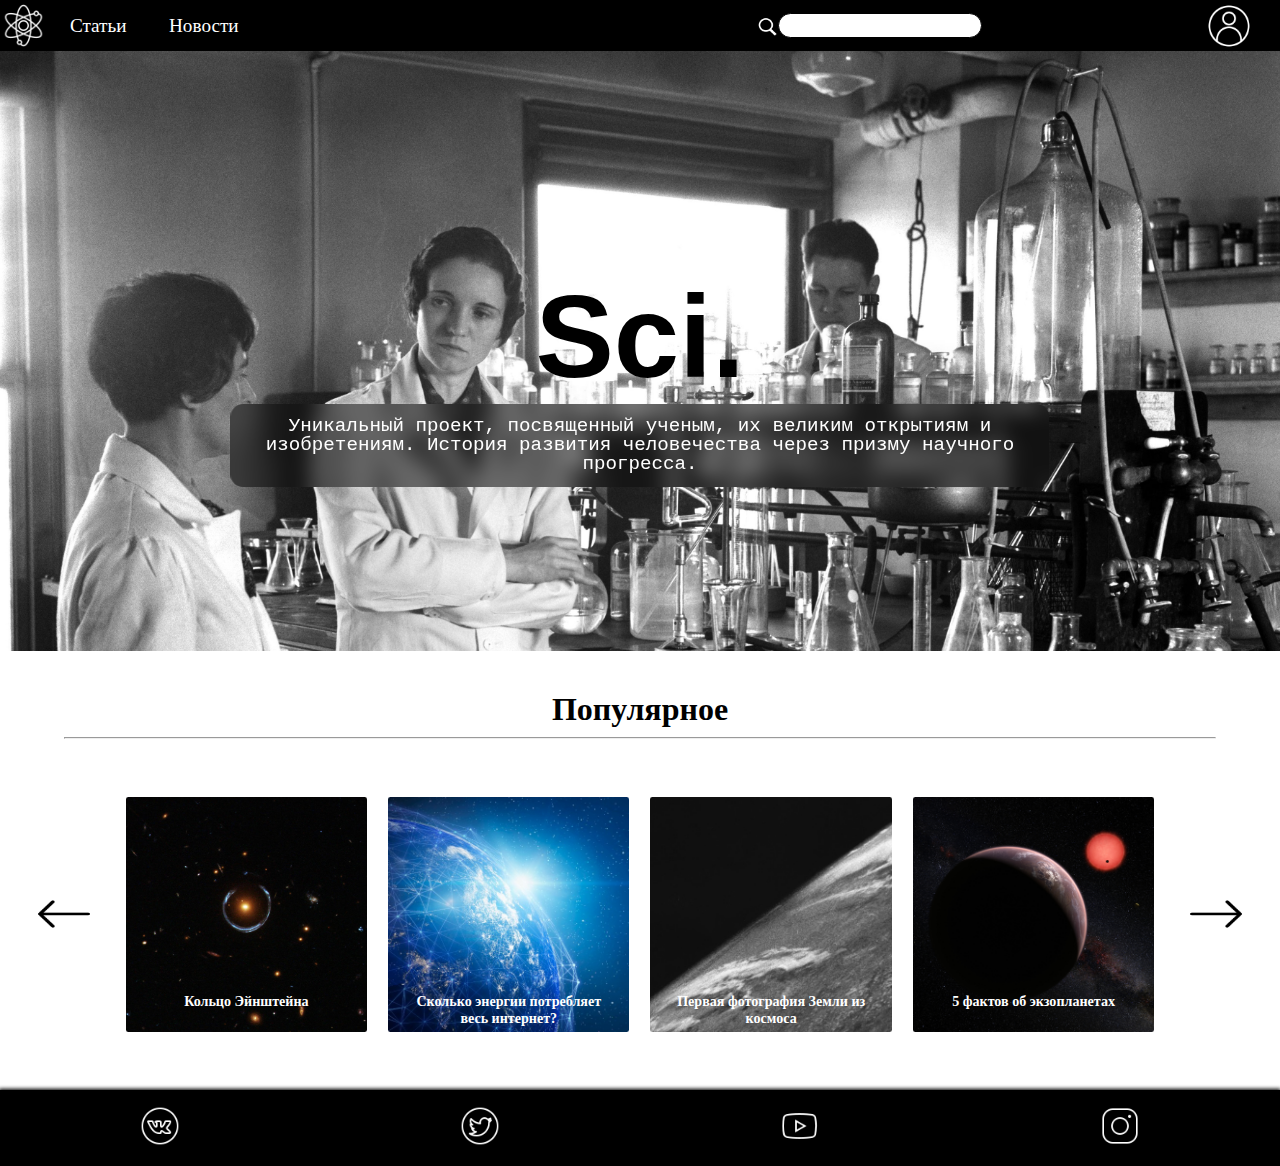
<file: index.html>
<!DOCTYPE html>
<html>
    <head>
        <meta charset="utf-8">
        <link rel = "stylesheet" href = "style.css">
        <link rel = "stylesheet" href = "header.css">
        <link rel = "stylesheet" href = "main.css">
        <title>Sci.</title>
        <link rel="icon" type = "image/png" sizes = "32x32" href="fav_black.png">
        <style>
            body{
                background-image: url(banner.jpg);
                background-repeat: no-repeat;
                background-color:#ffffff;
                background-size: 100%;
            }
        </style>
    </head>
    <body>
        <header>
            <nav id = "navpan">
                <ul>
                    <li id = "title"><a href = "index.html"><p><img src = "fav_white.png"></p></a></li>
                    <li id = "navbar">
                        <ul> 
                            <li id = "catalog"><a href = "articles.html"><p>Статьи</p></a></li>
                            <li><a href = "news.html"><p>Новости</p></a></li>
                        </ul>
                    </li>
                    <li id = "searchbox">
                        <input type ="search" placeholder=""><img src = "search_button.png" id = "search_button"></div>
                    </li>
                    <li id = "user_field">
                        <ul>
                            <li id = "user_icon"><a href = "logreg.html"><img src = "user_icon.png"></a></li>
                        </ul>
                    </li>
                </ul>
            </nav>
            <nav id = "burger-menu">
                <input type="checkbox" name="burger_menu_toggle" id="burger_menu_toggle" hidden>
                <ul id = "title">
                    <li id="burger_menu_checkbox">
                        <label id = "burger_menu_label" for="burger_menu_toggle" onclick><span id = "burger_menu_icon"></span></label>
                    </li>
                    <li id="burger_menu_logo">
                        <a id = "logo" href = "index.html"><img src = "fav_white.png"></a>
                    </li>
                </ul>
                <ul>
                    <li id = "burger_searchbox">
                        <input type ="search" placeholder=""><img src = "search_button.png" id = "search_button"></div>
                    </li>
                    <li><a href="logreg.html"><p>Учетная запись</p></a></li>
                    <li id = "catalog"><a href = "articles.html"><p>Статьи</p></a></li>
                    <li><a href = "news.html"><p>Новости</p></a></li>
                </ul>
                    
            </nav>
        </header>
        <div id="banner_note">
            <h5>Sci.</h5>
            <h6>
                Уникальный проект, посвященный ученым, 
                их великим открытиям и изобретениям. 
                История развития человечества 
                через призму научного прогресса.
            </h6>
        </div>
        <main>
            <section id = "popular_goods">
                <h2>Популярное</h2><hr>
                <div class = "slider">
                    <div class = "left_arr"></div>
                    <ul class="slides">
                        <li><a href="article_einshtein.html">
                            <div>
                                <img src="einstein_ring.jpg">
                                <span class="good_name"><h1>Кольцо Эйнштейна</h1>
                                    <br>
                                <span class="good_desc">Красивое следствие теории относительности</span>
                                </span>
                            </div>
                        </a></li>
                        <li><a href="article_internet.html">
                            <div>
                                <img src="internet.jpg" >
                                <span class="good_name"><h1>Сколько энергии потребляет весь интернет?</h1>
                                <span class="good_desc">Мы привыкли, что интернет существует всегда, и даже не задумываемся, что для его поддержания требуется огромное количество ресурсов.</span>
                                </span>
                            </div>
                        </a></li>
                        <li><a href="">
                            <div>
                                <img src="earth.jpg">
                                <span class="good_name"><h1>Первая фотография Земли из космоса</h1>
                                <span class="good_desc">Какой люди впервые увидели нашу планету из космоса?</span>
                                </span>
                            </div>
                        </a></li>
                        <li><a href="">
                            <div>
                                <img src="exoplanet.png">
                                <span class="good_name"><h1>5 фактов об экзопланетах</h1>
                                    <br>
                                <span class="good_desc">Как открывают экзопланеты и что ученые о них знают</span>
                                </span>
                            </div>
                        </a></li>
                        <li><a href="">
                            <div>
                                <img src="DNA.png">
                                <span class="good_name"><h1>Как радиация повреждает ДНК?</h1>
                                <span class="good_desc">Радиация действует на нас ежедневно. Как она влияет на живые клетки?</span>
                                </span>
                            </div>
                        </a></li>
                        <li><a href="">
                            <div>
                                <img src="lightning.png">
                                <span class="good_name"><h1>Во время грозы в небе образуется…</h1>
                                <span class="good_desc">антиматерия!</span>
                                </span>
                            </div>
                        </a></li>
                        <li><a href="">
                            <div>
                                <img src="haliade.png">
                                <span class="good_name"><h1>Haliade-X 12-MW — самый большой ветряк в мире</h1>
                                <span class="good_desc">По заверению инженеров, одна установка будет вырабатывать почти на 50% электроэнергии больше, чем любые существующие на сегодняшний день ветряки</span>
                                </span>
                                </div>
                        </a></li>
                        <li><a href="">
                            <div>
                                <img src="finger.png">
                                <span class="good_name"><h1>Раны, полученные днем, заживают быстрее ночных</h1>
                                <span class="good_desc">Так ли это?</span>
                                </span>
                            </div>
                        </a></li>
                        <li><a href="">
                            <div>
                                <img src="radiation.png">
                                <span class="good_name"><h1>8 интересных фактов о радиации</h1>
                                <span class="good_desc">Все знают, что радиация опасна для живых существ, однако она окружена многими слухами и домыслами, многие из которых не соответствуют действительности</span>
                                </span>
                            </div>
                        </a></li>
                    </ul>
                    <div class = "right_arr"></div>
                    <script src = "slider.js"></script>
                </div>
            </section>
        </main>    
        <footer>
            <ul id = "contacts">
                <li><a href="https://vk.com"><img src = "vk.png"></a></li>
                <li><a href="https://twitter.com"><img src = "twitter.png"></a></li>
                <li><a href="https://www.youtube.com"><img src = "youtube.png"></a></li>
                <li><a href="https://www.instagram.com"><img src = "inst.png"></a></li>
            </ul>
        </footer>
    </body>
</html>
</file>
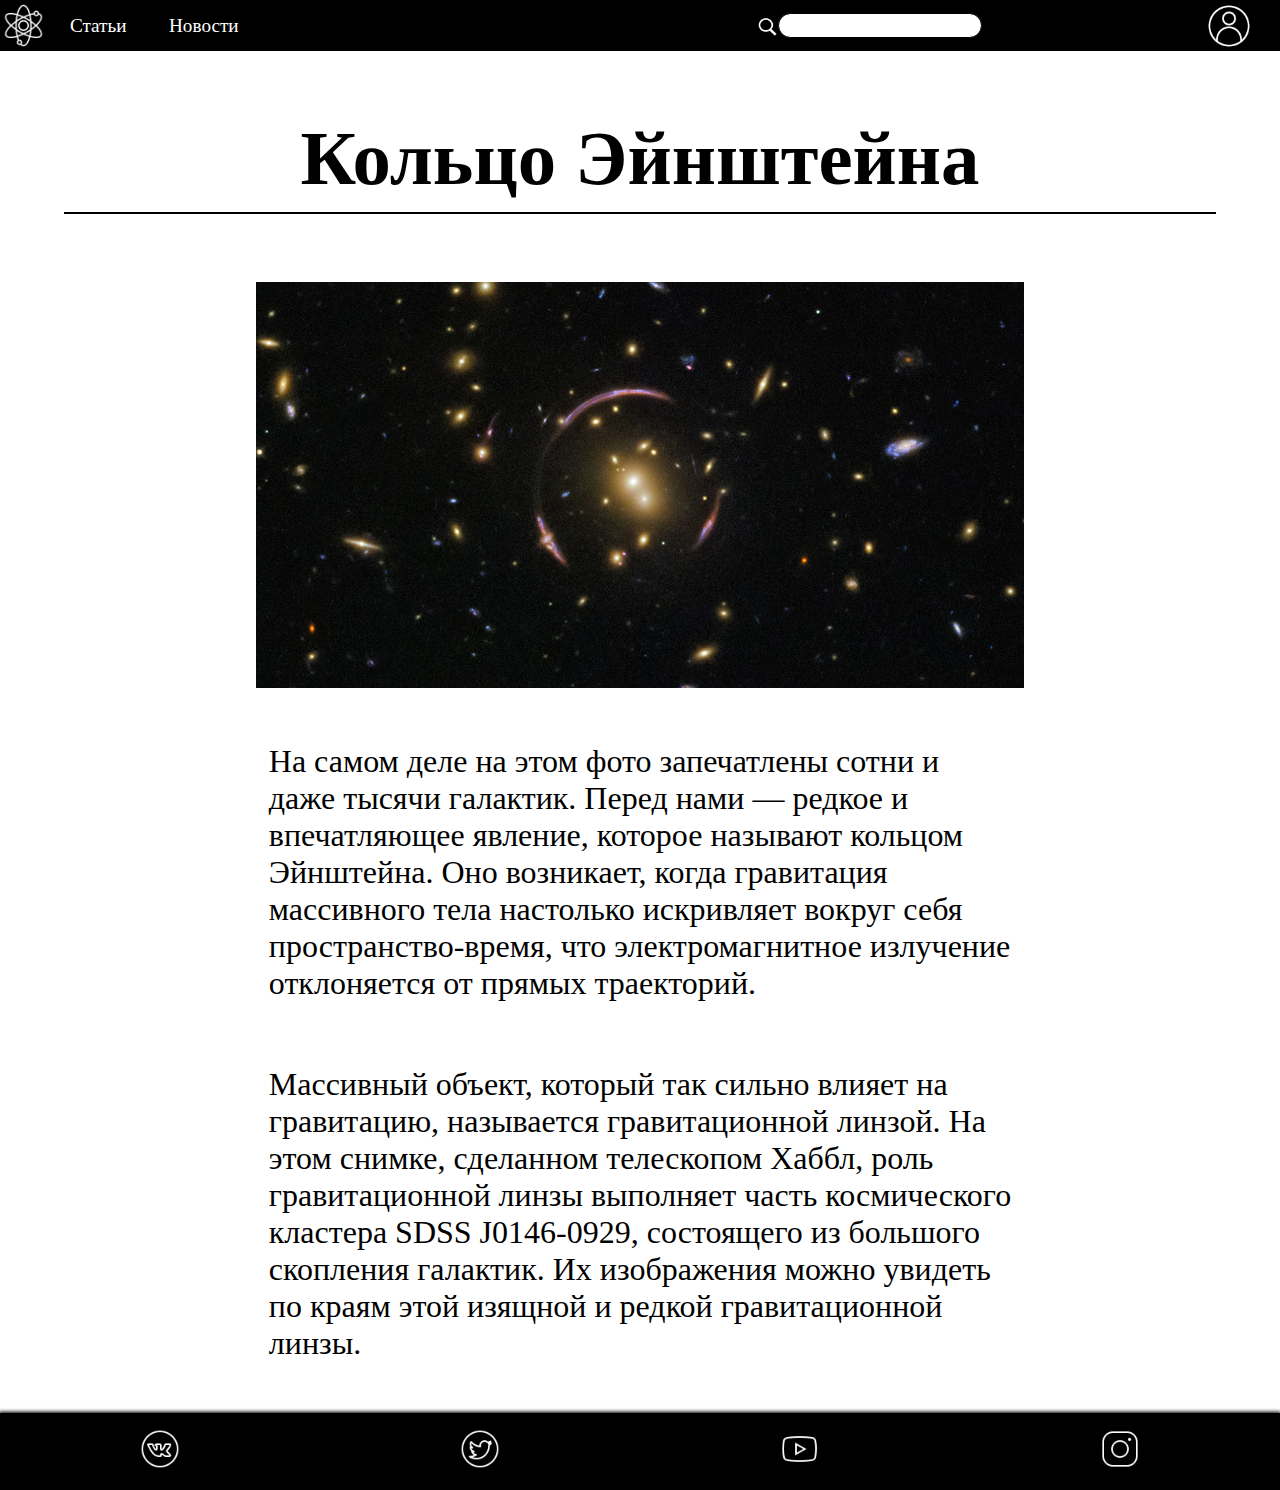
<file: article_einshtein.html>
<!DOCTYPE html>
<html>
    <head>
        <meta charset="utf-8">
        <link rel = "stylesheet" href = "style.css">
        <link rel = "stylesheet" href = "header.css">
        <link rel = "stylesheet" href = "main.css">
        <link rel = "stylesheet" href = "article.css">
        <title>Sci.</title>
        <link rel="icon" type = "image/png" sizes = "32x32" href="fav_black.png">
        <style>
        
        </style>
    </head>
    <body>
        <header>
            <nav id = "navpan">
                <ul>
                    <li id = "title"><a href = "index.html"><p><img src = "fav_white.png"></p></a></li>
                    <li id = "navbar">
                        <ul> 
                            <li id = "catalog"><a href = "articles.html"><p>Статьи</p></a></li>
                            <li><a href = "news.html"><p>Новости</p></a></li>
                        </ul>
                    </li>
                    <li id = "searchbox">
                        <input type ="search" placeholder=""><img src = "search_button.png" id = "search_button"></div>
                    </li>
                    <li id = "user_field">
                        <ul>
                            <li id = "user_icon"><a href = "logreg.html"><img src = "user_icon.png"></a></li>
                        </ul>
                    </li>
                </ul>
            </nav>
            <nav id = "burger-menu">
                <input type="checkbox" name="burger_menu_toggle" id="burger_menu_toggle" hidden>
                <ul id = "title">
                    <li id="burger_menu_checkbox">
                        <label id = "burger_menu_label" for="burger_menu_toggle" onclick><span id = "burger_menu_icon"></span></label>
                    </li>
                    <li id="burger_menu_logo">
                        <a id = "logo" href = "index.html"><img src = "fav_white.png"></a>
                    </li>
                </ul>
                <ul>
                    <li id = "burger_searchbox">
                        <input type ="search" placeholder=""><img src = "search_button.png" id = "search_button"></div>
                    </li>
                    <li><a href="logreg.html"><p>Учетная запись</p></a></li>
                    <li id = "catalog"><a href = "articles.html"><p>Статьи</p></a></li>
                    <li><a href = "news.html"><p>Новости</p></a></li>
                </ul>
                    
            </nav>
        </header>
        <div id="banner_note">
            <h5>Кольцо Эйнштейна</h5>
            <hr>
        </div>
        <main>
            <img src = "einstein_ring_back.jpg">
            <p><h1>На самом деле на этом фото запечатлены сотни и даже тысячи галактик. Перед нами — редкое и впечатляющее явление, которое называют кольцом Эйнштейна. Оно возникает, когда гравитация массивного тела настолько искривляет вокруг себя пространство-время, что электромагнитное излучение отклоняется от прямых траекторий.</h1></p>
            <p><h1>Массивный объект, который так сильно влияет на гравитацию, называется гравитационной линзой. На этом снимке, сделанном телескопом Хаббл, роль гравитационной линзы выполняет часть космического кластера SDSS J0146-0929, состоящего из большого скопления галактик. Их изображения можно увидеть по краям этой изящной и редкой гравитационной линзы.</h1></p>
        </main>    
        <footer>
            <ul id = "contacts">
                <li><a href="https://vk.com"><img src = "vk.png"></a></li>
                <li><a href="https://twitter.com"><img src = "twitter.png"></a></li>
                <li><a href="https://www.youtube.com"><img src = "youtube.png"></a></li>
                <li><a href="https://www.instagram.com"><img src = "inst.png"></a></li>
            </ul>
        </footer>
    </body>
</html>
</file>
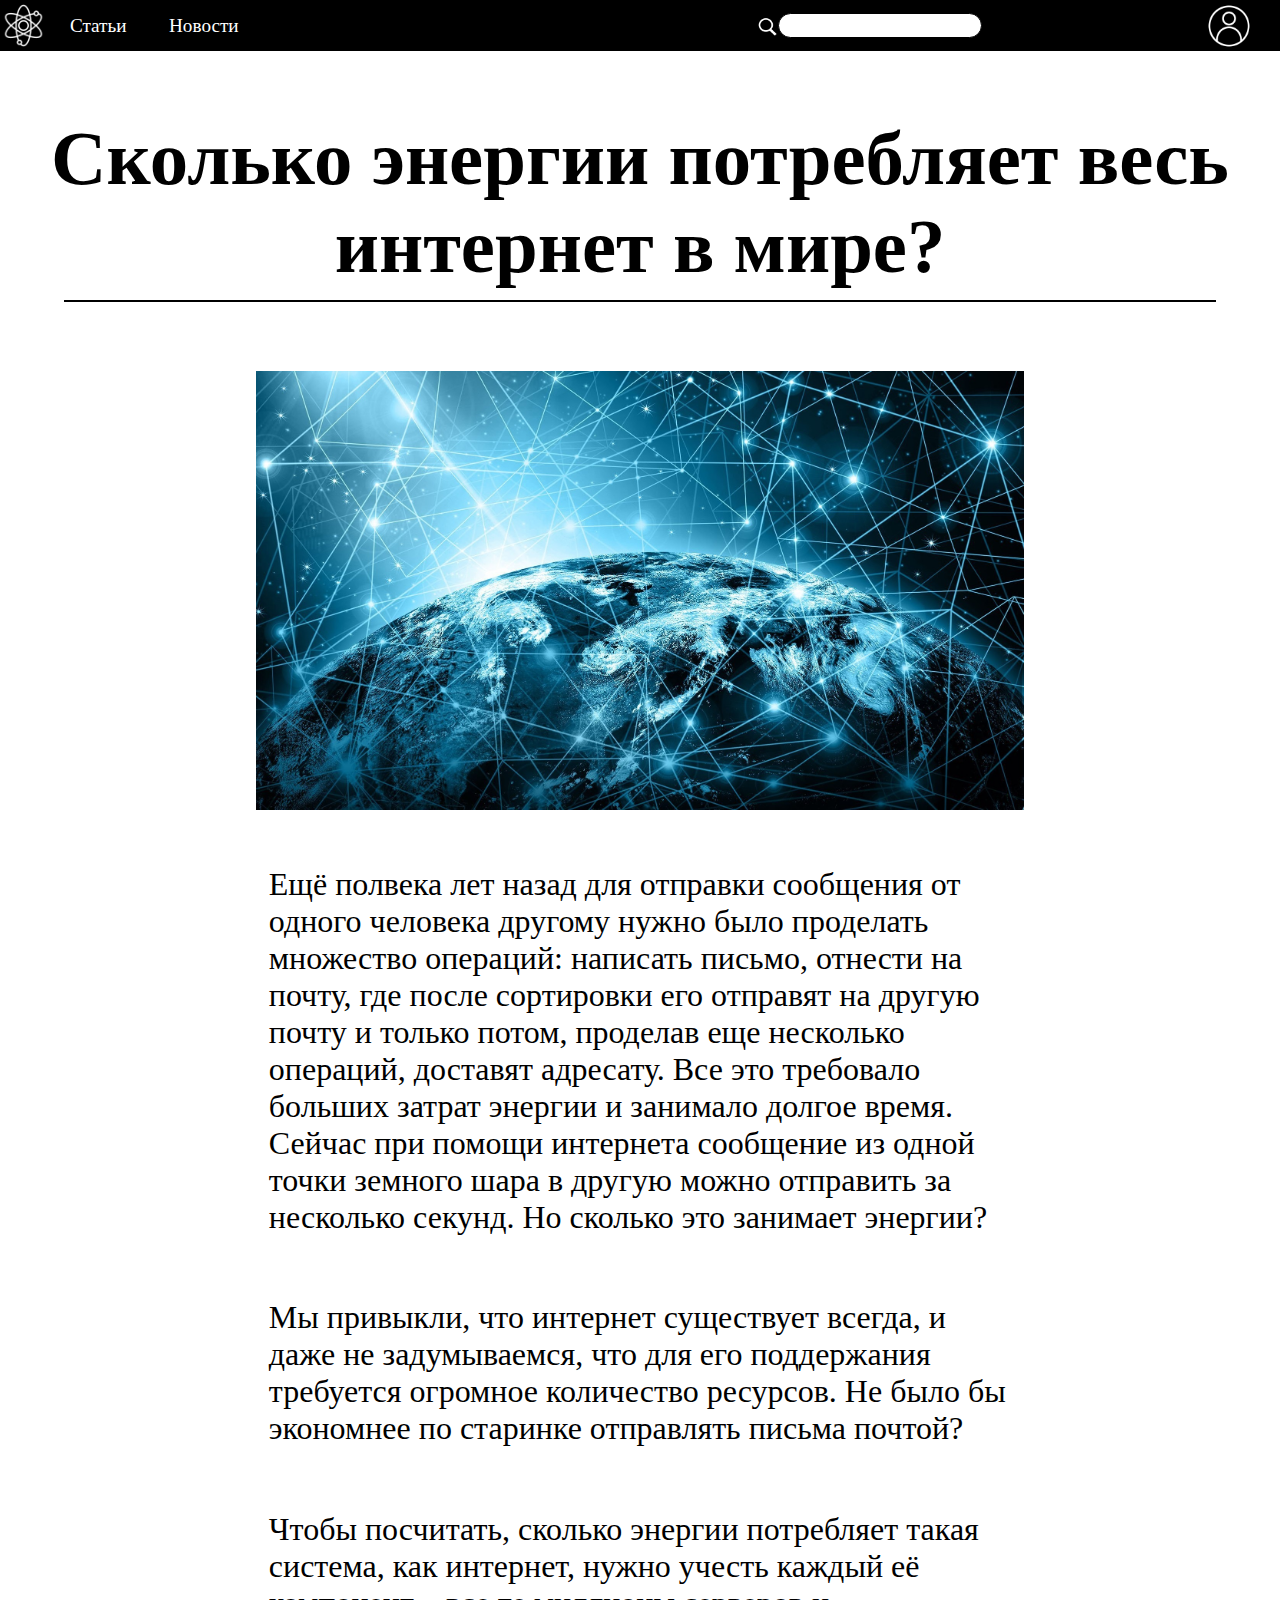
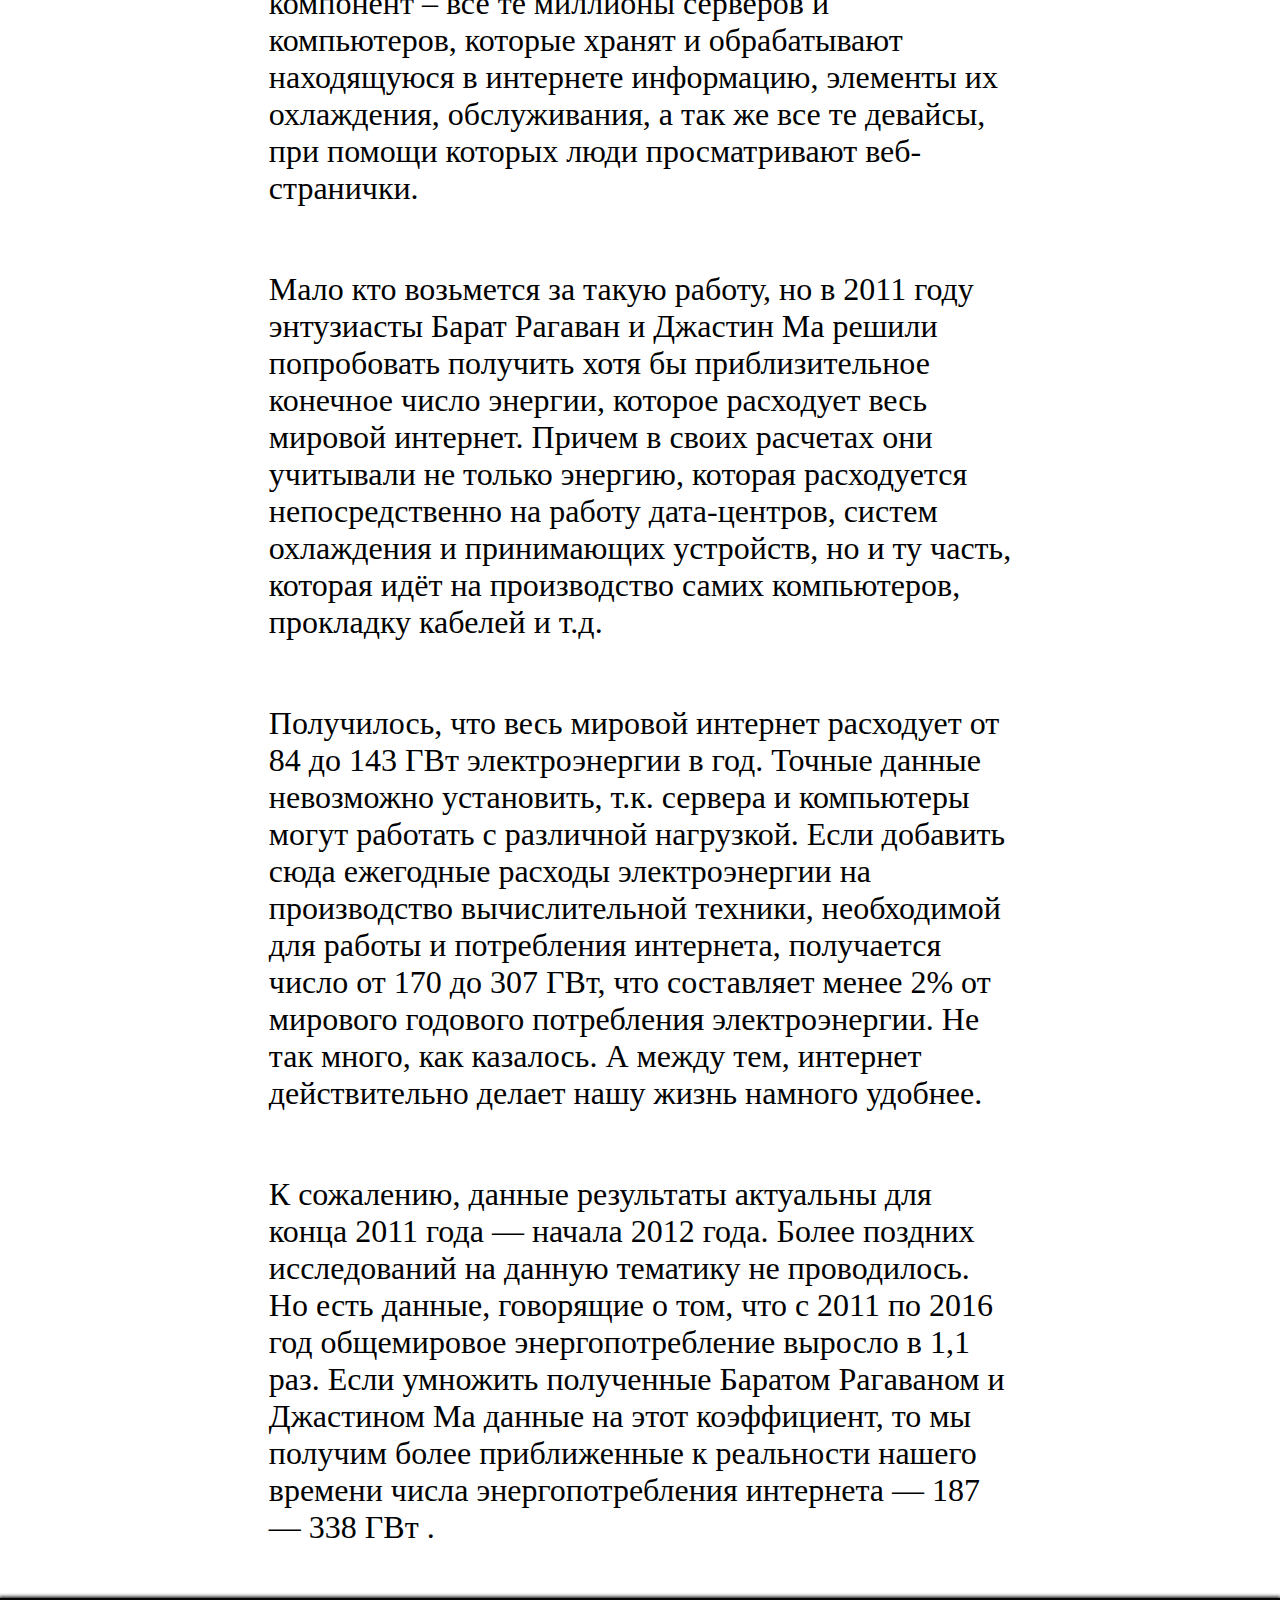
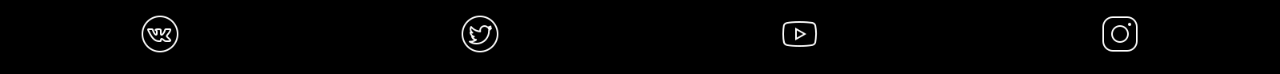
<file: article_internet.html>
<!DOCTYPE html>
<html>
    <head>
        <meta charset="utf-8">
        <link rel = "stylesheet" href = "style.css">
        <link rel = "stylesheet" href = "header.css">
        <link rel = "stylesheet" href = "main.css">
        <link rel = "stylesheet" href = "article.css">
        <title>Sci.</title>
        <link rel="icon" type = "image/png" sizes = "32x32" href="fav_black.png">
        <style>
            #banner_note {
                height: 25vw;
            }
        </style>
    </head>
    <body>
        <header>
            <nav id = "navpan">
                <ul>
                    <li id = "title"><a href = "index.html"><p><img src = "fav_white.png"></p></a></li>
                    <li id = "navbar">
                        <ul> 
                            <li id = "catalog"><a href = "articles.html"><p>Статьи</p></a></li>
                            <li><a href = "news.html"><p>Новости</p></a></li>
                        </ul>
                    </li>
                    <li id = "searchbox">
                        <input type ="search" placeholder=""><img src = "search_button.png" id = "search_button"></div>
                    </li>
                    <li id = "user_field">
                        <ul>
                            <li id = "user_icon"><a href = "logreg.html"><img src = "user_icon.png"></a></li>
                        </ul>
                    </li>
                </ul>
            </nav>
            <nav id = "burger-menu">
                <input type="checkbox" name="burger_menu_toggle" id="burger_menu_toggle" hidden>
                <ul id = "title">
                    <li id="burger_menu_checkbox">
                        <label id = "burger_menu_label" for="burger_menu_toggle" onclick><span id = "burger_menu_icon"></span></label>
                    </li>
                    <li id="burger_menu_logo">
                        <a id = "logo" href = "index.html"><img src = "fav_white.png"></a>
                    </li>
                </ul>
                <ul>
                    <li id = "burger_searchbox">
                        <input type ="search" placeholder=""><img src = "search_button.png" id = "search_button"></div>
                    </li>
                    <li><a href="logreg.html"><p>Учетная запись</p></a></li>
                    <li id = "catalog"><a href = "articles.html"><p>Статьи</p></a></li>
                    <li><a href = "news.html"><p>Новости</p></a></li>
                </ul>
                    
            </nav>
        </header>
        <div id="banner_note">
            <h5>Сколько энергии потребляет весь интернет в мире?</h5>
            <hr>
        </div>
        <main>
            <img src = "internet_back.jpg">
            <p><h1>Ещё полвека лет назад для отправки сообщения от одного человека другому нужно было проделать множество операций: написать письмо, отнести на почту, где после сортировки его отправят на другую почту и только потом, проделав еще несколько операций, доставят адресату. Все это требовало больших затрат энергии и занимало долгое время. Сейчас при помощи интернета сообщение из одной точки земного шара в другую можно отправить за несколько секунд. Но сколько это занимает энергии?</h1></p>
            <p><h1>Мы привыкли, что интернет существует всегда, и даже не задумываемся, что для его поддержания требуется огромное количество ресурсов. Не было бы экономнее по старинке отправлять письма почтой?</h1></p>  
            <p><h1>Чтобы посчитать, сколько энергии потребляет такая система, как интернет, нужно учесть каждый её компонент – все те миллионы серверов и компьютеров, которые хранят и обрабатывают находящуюся в интернете информацию, элементы их охлаждения, обслуживания, а так же все те девайсы, при помощи которых люди просматривают веб-странички.</h1></p>    
            <p><h1>Мало кто возьмется за такую работу, но в 2011 году энтузиасты Барат Рагаван и Джастин Ма решили попробовать получить хотя бы приблизительное конечное число энергии, которое расходует весь мировой интернет. Причем в своих расчетах они учитывали не только энергию, которая расходуется непосредственно на работу дата-центров, систем охлаждения и принимающих устройств, но и ту часть, которая идёт на производство самих компьютеров, прокладку кабелей и т.д.
            <p><h1>Получилось, что весь мировой интернет расходует от 84 до 143 ГВт электроэнергии в год. Точные данные невозможно установить, т.к. сервера и компьютеры могут работать с различной нагрузкой. Если добавить сюда ежегодные расходы электроэнергии на производство вычислительной техники, необходимой для работы и потребления интернета, получается число от 170 до 307 ГВт, что составляет менее 2% от мирового годового потребления электроэнергии. Не так много, как казалось. А между тем, интернет действительно делает нашу жизнь намного удобнее.</h1></p>  
            <p><h1>К сожалению, данные результаты актуальны  для конца 2011 года — начала 2012 года. Более поздних исследований на данную тематику не проводилось. Но есть данные, говорящие о том, что с 2011 по 2016 год общемировое энергопотребление выросло в 1,1 раз. Если умножить полученные  Баратом Рагаваном и Джастином Ма данные на этот коэффициент, то мы получим более приближенные к реальности нашего времени числа энергопотребления интернета — 187 — 338 ГВт .</h1></p>
        </main>    
        <footer>
            <ul id = "contacts">
                <li><a href="https://vk.com"><img src = "vk.png"></a></li>
                <li><a href="https://twitter.com"><img src = "twitter.png"></a></li>
                <li><a href="https://www.youtube.com"><img src = "youtube.png"></a></li>
                <li><a href="https://www.instagram.com"><img src = "inst.png"></a></li>
            </ul>
        </footer>
    </body>
</html>
</file>
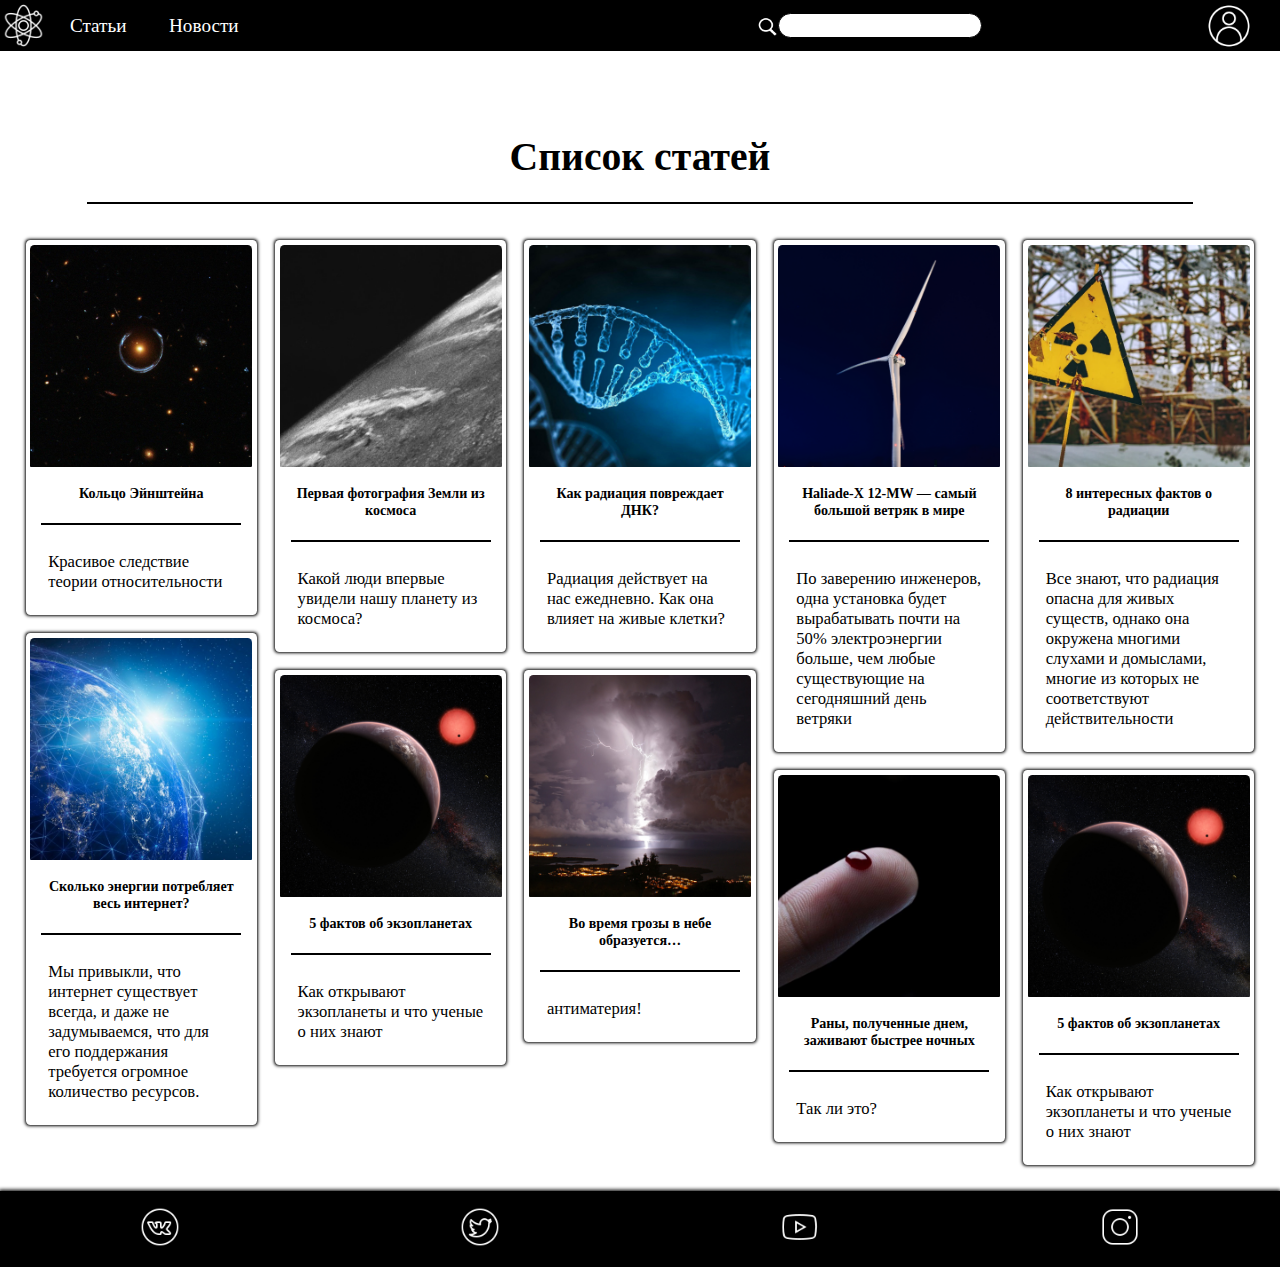
<file: articles.html>
<!DOCTYPE html>
<html>
    <head>
        <meta charset="utf-8">
        <link rel = "stylesheet" href = "style.css">
        <link rel = "stylesheet" href = "header.css">
        <link rel = "stylesheet" href = "articles.css">
        <title>Sci.</title>
        <link rel="icon" type = "image/png" sizes = "32x32" href="fav_black.png">
        <style>
            main{
                margin-top: 0;
            }
        </style>
    </head>
    <body>
        <header>
            <nav id = "navpan">
                <ul>
                    <li id = "title"><a href = "index.html"><p><img src = "fav_white.png"></p></a></li>
                    <li id = "navbar">
                        <ul> 
                            <li id = "catalog"><a href = "articles.html"><p>Статьи</p></a></li>
                            <li><a href = "news.html"><p>Новости</p></a></li>
                        </ul>
                    </li>
                    <li id = "searchbox">
                        <input type ="search" placeholder=""><img src = "search_button.png" id = "search_button"></div>
                    </li>
                    <li id = "user_field">
                        <ul>
                            <li id = "user_icon"><a href = "logreg.html"><img src = "user_icon.png"></a></li>
                        </ul>
                    </li>
                </ul>
            </nav>
            <nav id = "burger-menu">
                <input type="checkbox" name="burger_menu_toggle" id="burger_menu_toggle" hidden>
                <ul id = "title">
                    <li id="burger_menu_checkbox">
                        <label id = "burger_menu_label" for="burger_menu_toggle" onclick><span id = "burger_menu_icon"></span></label>
                    </li>
                    <li id="burger_menu_logo">
                        <a id = "logo" href = "index.html"><img src = "fav_white.png"></a>
                    </li>
                </ul>
                <ul>
                    <li id = "burger_searchbox">
                        <input type ="search" placeholder=""><img src = "search_button.png" id = "search_button"></div>
                    </li>
                    <li><a href="logreg.html"><p>Учетная запись</p></a></li>
                    <li id = "catalog"><a href = "articles.html"><p>Статьи</p></a></li>
                    <li><a href = "news.html"><p>Новости</p></a></li>
                </ul>
                    
            </nav>
        </header>
        <main>
            <article>
                <h1>Список статей</h1><hr>
                <section id = "gallery_articles">
                        <figure>
                            <a href="">
                                <img src="einstein_ring.jpg">
                                <span class="good_name"><h3>Кольцо Эйнштейна</h3><hr>
                                <span class="good_desc">Красивое следствие теории относительности</span>
                                </span>
                            </a>
                        </figure>
                        <figure>
                            <a href="">
                                <img src="internet.jpg">
                                <span class="good_name"><h3>Сколько энергии потребляет весь интернет?</h3><hr>
                                <span class="good_desc">Мы привыкли, что интернет существует всегда, и даже не задумываемся, что для его поддержания требуется огромное количество ресурсов.</span>
                                </span>
                            </a>
                        </figure>
                        <figure>
                            <a href="">
                                <img src="earth.jpg">
                                <span class="good_name"><h3>Первая фотография Земли из космоса</h3><hr>
                                <span class="good_desc">Какой люди впервые увидели нашу планету из космоса?</span>
                                </span>
                            </a>
                        </figure>
                        <figure>
                            <a href="">
                                <img src="exoplanet.png">
                                <span class="good_name"><h3>5 фактов об экзопланетах</h3><hr>
                                <span class="good_desc">Как открывают экзопланеты и что ученые о них знают</span>
                                </span>
                            </a>
                        </figure>
                        <figure>
                            <a href="">
                                <img src="DNA.png">
                                <span class="good_name"><h3>Как радиация повреждает ДНК?</h3><hr>
                                <span class="good_desc">Радиация действует на нас ежедневно. Как она влияет на живые клетки?</span>
                                </span>
                            </a>
                        </figure>
                        <figure>
                            <a href="">
                                <img src="lightning.png">
                                <span class="good_name"><h3>Во время грозы в небе образуется…</h3><hr>
                                <span class="good_desc">антиматерия!</span>
                                </span>
                            </a>
                        </figure>
                        <figure>
                            <a href="">
                                <img src="haliade.png">
                                <span class="good_name"><h3>Haliade-X 12-MW — самый большой ветряк в мире</h3><hr>
                                <span class="good_desc">По заверению инженеров, одна установка будет вырабатывать почти на 50% электроэнергии больше, чем любые существующие на сегодняшний день ветряки</span>
                                </span>
                            </a>
                        </figure>
                        <figure>
                            <a href="">
                                <img src="finger.png">
                                <span class="good_name"><h3>Раны, полученные днем, заживают быстрее ночных</h3><hr>
                                <span class="good_desc">Так ли это?</span>
                                </span>
                            </a>
                        </figure>
                        <figure>
                            <a href="">
                                <img src="radiation.png">
                                <span class="good_name"><h3>8 интересных фактов о радиации</h3><hr>
                                <span class="good_desc">Все знают, что радиация опасна для живых существ, однако она окружена многими слухами и домыслами, многие из которых не соответствуют действительности</span>
                                </span>
                            </a>
                        </figure>
                        <figure>
                            <a href="">
                                <img src="exoplanet.png">
                                <span class="good_name"><h3>5 фактов об экзопланетах</h3><hr>
                                <span class="good_desc">Как открывают экзопланеты и что ученые о них знают</span>
                                </span>
                            </a>
                        </figure>                       
                </section>
            </article>
        </main>
        <footer>
            <ul id = "contacts">
                <li><a href="https://vk.com"><img src = "vk.png"></a></li>
                <li><a href="https://twitter.com"><img src = "twitter.png"></a></li>
                <li><a href="https://www.youtube.com"><img src = "youtube.png"></a></li>
                <li><a href="https://www.instagram.com"><img src = "inst.png"></a></li>
            </ul>
        </footer>
    </body>
</html>
</file>
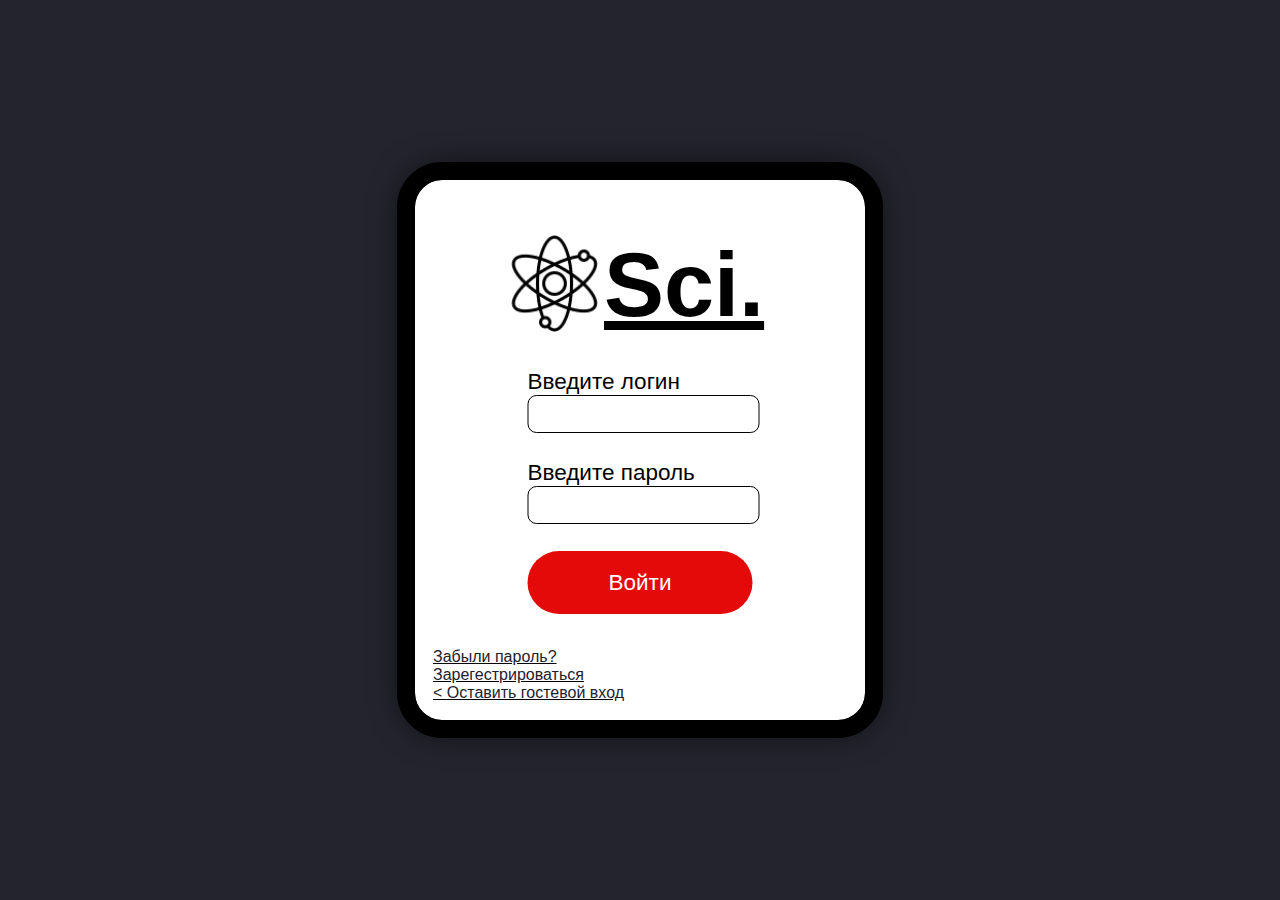
<file: login.html>
<!DOCTYPE html>
<html>
    <head>
        <meta charset="utf-8">
        <title>Вход/Регистрация</title>
        <link rel = "stylesheet" href = "logreg.css">
        <link rel="icon" type = "image/png" sizes = "32x32" href="fav_black.png">
    </head>
    <body>        
        <main>
            <article id = "log_page">
                <section>
                    <a href="index.html" id="logreg_logo">
                        <img src="fav_white.png">
                        <h5>Sci.</h5>
                    </a>
                    <ul>
                        <li>
                            <form method = "post">
                                <label for="nickname">Введите логин
                                    <input type="text" name = "nickname" class = "nickname">
                                </label>
                                <label for="password">Введите пароль
                                    <input type="password" name = "password" class = "password">
                                </label>
                                <button>Войти</button>
                            </form>
                        </li>
                    </ul>
                </section>
                <section id = "footer_nav">
                    <a id = "pass_recov_link" href="#">Забыли пароль?</a><br>
                    <a id = "move_to_reg" href="reg.html">Зарегестрироваться</a><br>
                    <a id = "leave_guest" href="index.html">Оставить гостевой вход</a>
                </section>
            </article>
        </main>
    </body>
</html>
</file>
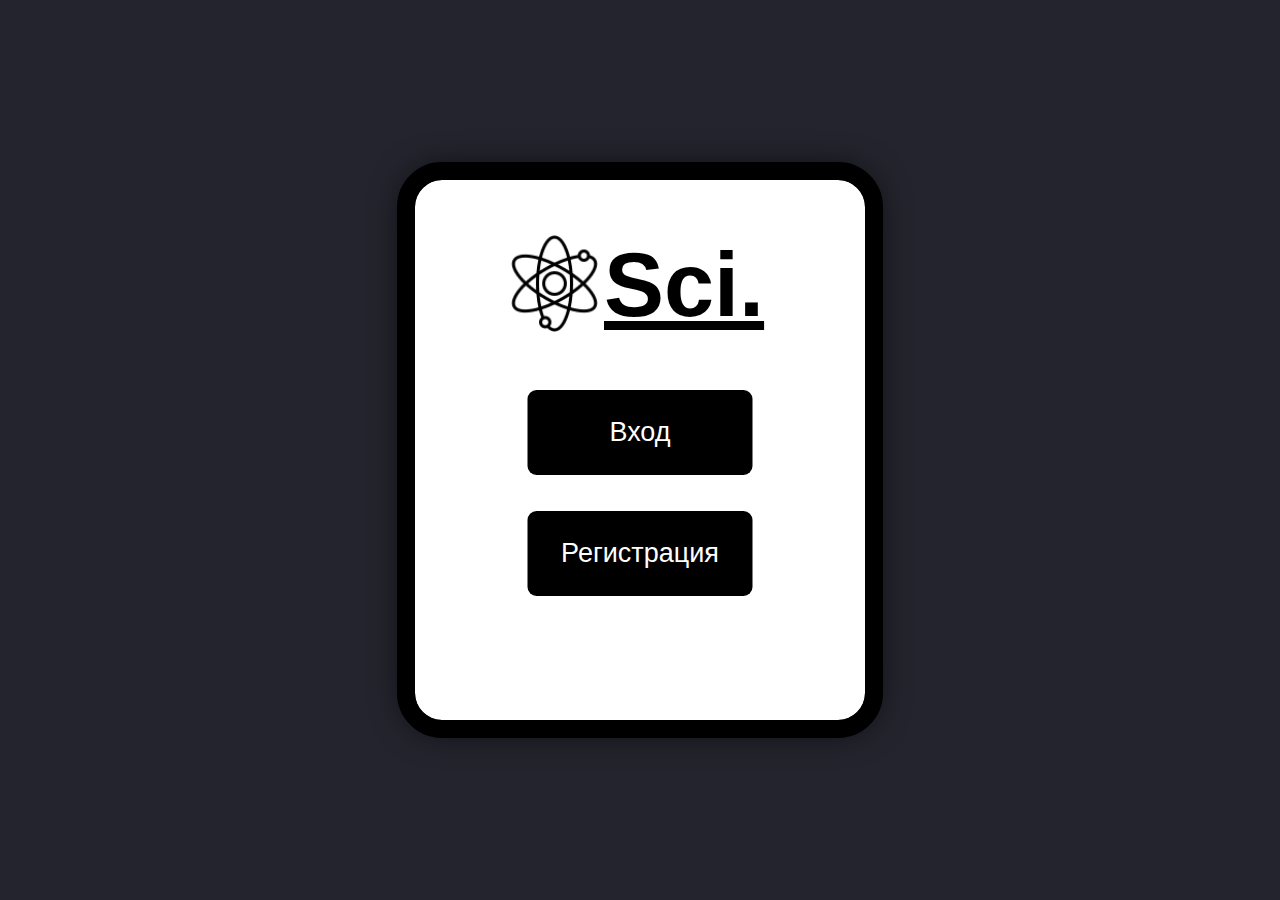
<file: logreg.html>
<!DOCTYPE html>
<html>
    <head>
        <meta charset="utf-8">
        <title>Вход/Регистрация</title>
        <link rel = "stylesheet" href = "logreg.css">
        <link rel="icon" type = "image/png" sizes = "32x32" href="fav_black.png">
    </head>
    <body>        
        <main>
            <article id = "logreg_page">
                <section>
                    <a href="index.html" id="logreg_logo">
                        <img src="fav_white.png">
                        <h5>Sci.</h5></a>
                    <ul>
                        <li><a href="login.html"><span>Вход</span></a></li>
                        <li><a href="reg.html"><span>Регистрация</span></a></li>
                    </ul>
                </section>
            </article>
        </main>
    </body>
</html>
</file>
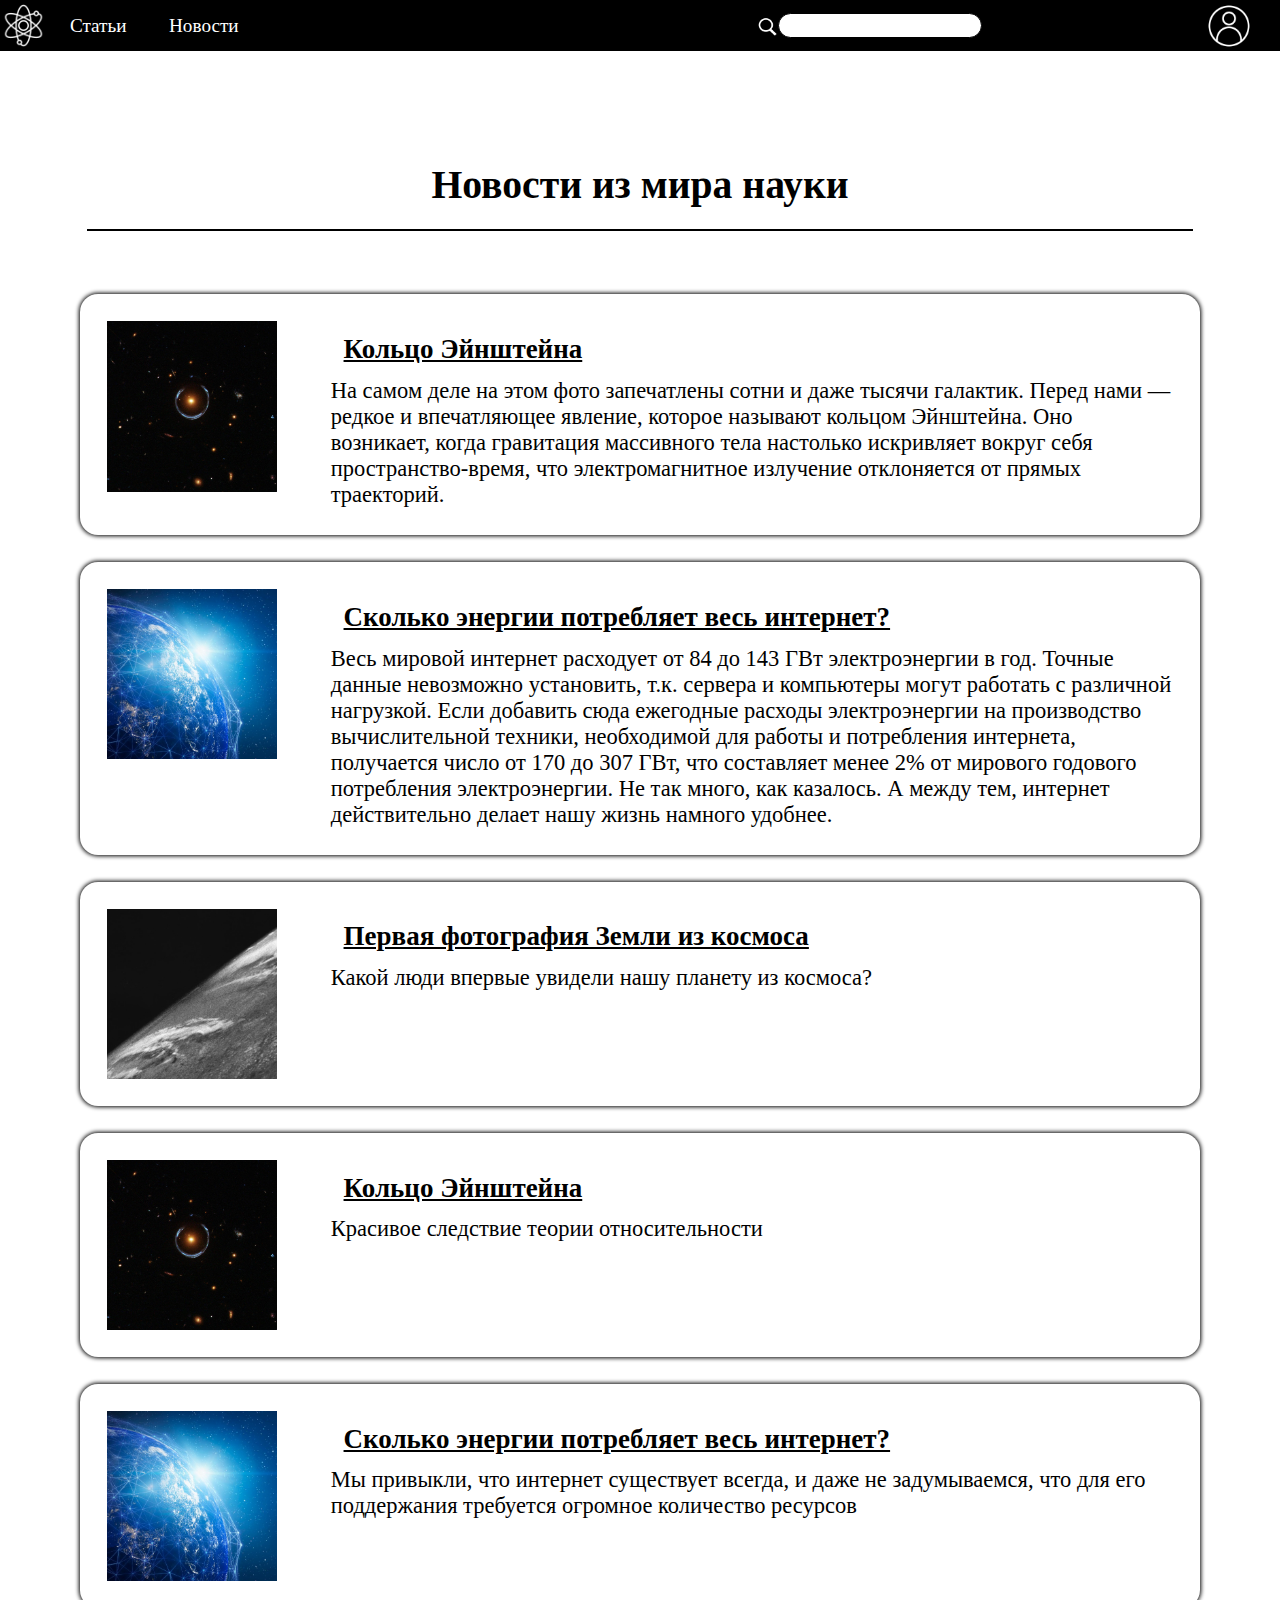
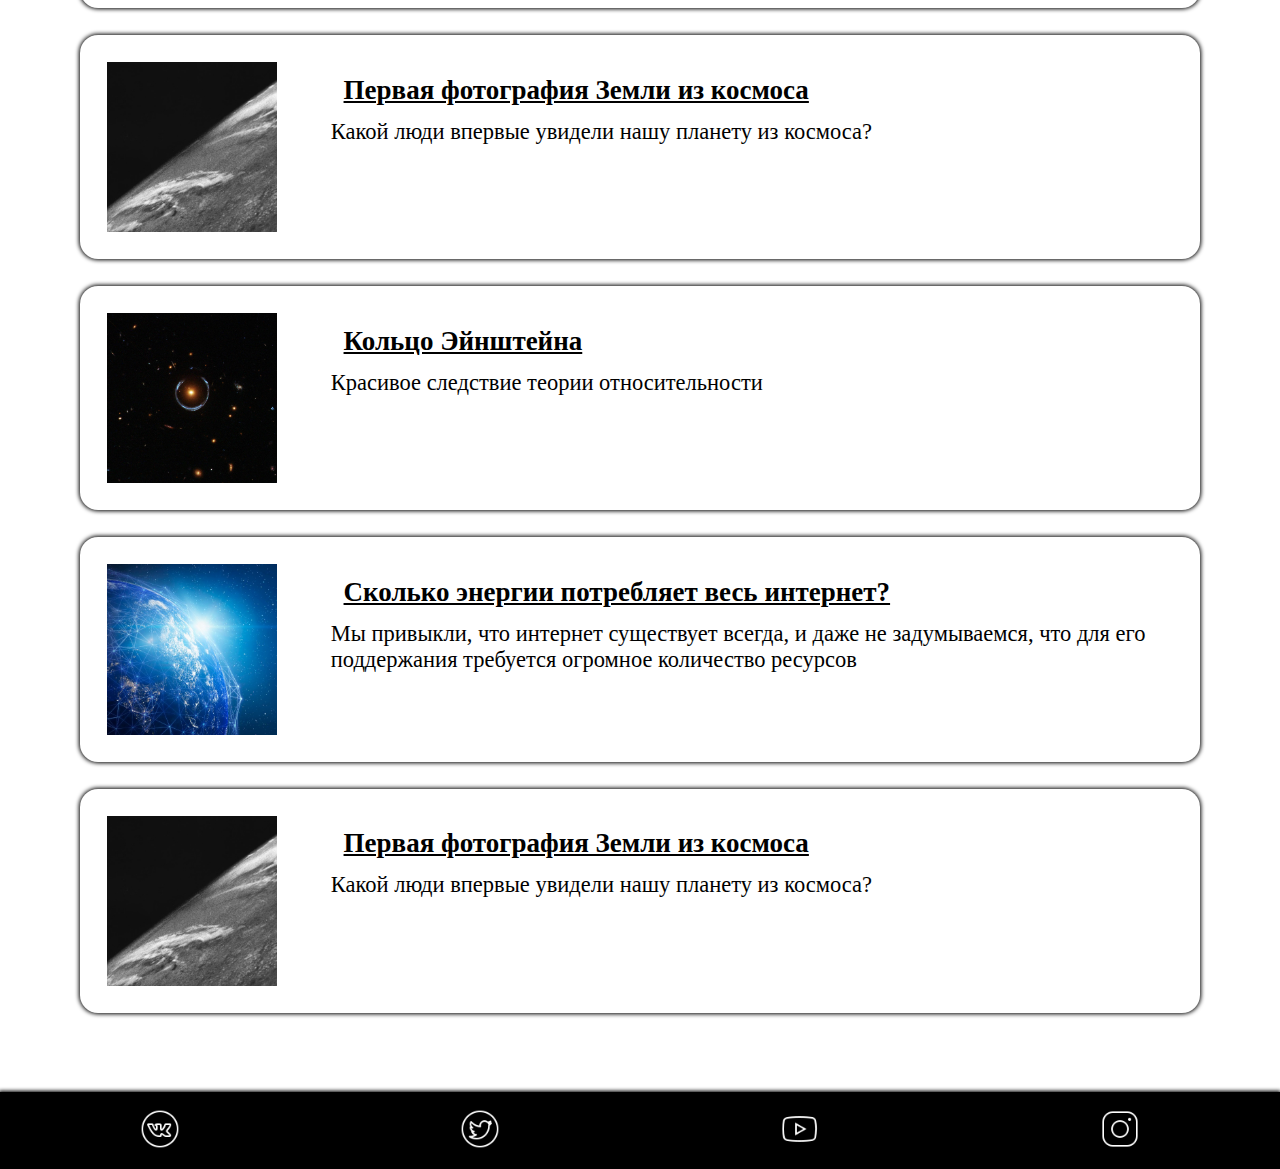
<file: news.html>
<!DOCTYPE html>
<html>
    <head>
        <meta charset="utf-8">
        <link rel = "stylesheet" href = "style.css">
        <link rel = "stylesheet" href = "header.css">
        <link rel = "stylesheet" href = "news.css">
        <title>Sci.</title>
        <link rel="icon" type = "image/png" sizes = "32x32" href="fav_black.png">
        <style type="text/css">
            article {
                margin-top: 8vh;
            }
        </style>
    </head>
    <body>
        <header>
            <nav id = "navpan">
                <ul>
                    <li id = "title"><a href = "index.html"><p><img src = "fav_white.png"></p></a></li>
                    <li id = "navbar">
                        <ul> 
                            <li id = "catalog"><a href = "articles.html"><p>Статьи</p></a></li>
                            <li><a href = "news.html"><p>Новости</p></a></li>
                        </ul>
                    </li>
                    <li id = "searchbox">
                        <input type ="search" placeholder=""><img src = "search_button.png" id = "search_button"></div>
                    </li>
                    <li id = "user_field">
                        <ul>
                            <li id = "user_icon"><a href = "logreg.html"><img src = "user_icon.png"></a></li>
                        </ul>
                    </li>
                </ul>
            </nav>
            <nav id = "burger-menu">
                <input type="checkbox" name="burger_menu_toggle" id="burger_menu_toggle" hidden>
                <ul id = "title">
                    <li id="burger_menu_checkbox">
                        <label id = "burger_menu_label" for="burger_menu_toggle" onclick><span id = "burger_menu_icon"></span></label>
                    </li>
                    <li id="burger_menu_logo">
                        <a id = "logo" href = "index.html"><img src = "fav_white.png"></a>
                    </li>
                </ul>
                <ul>
                    <li id = "burger_searchbox">
                        <input type ="search" placeholder=""><img src = "search_button.png" id = "search_button"></div>
                    </li>
                    <li><a href="logreg.html"><p>Учетная запись</p></a></li>
                    <li id = "catalog"><a href = "articles.html"><p>Статьи</p></a></li>
                    <li><a href = "news.html"><p>Новости</p></a></li>
                </ul>
                    
            </nav>
        </header>
        <article>
            <h1>Новости из мира науки</h1><hr>
            <section>
                <table width="100%" cellspacing="0" cellpadding="0">
                    <tr>
                        <td>
                        <img class="leftcol" src="einstein_ring.jpg" 
                         alt="Кольцо Эйнштейна">
                        <div>
                            <h4>Кольцо Эйнштейна</h4>
                            <p>На самом деле на этом фото запечатлены сотни и даже тысячи галактик. Перед нами — редкое и впечатляющее явление, которое называют кольцом Эйнштейна. Оно возникает, когда гравитация массивного тела настолько искривляет вокруг себя пространство-время, что электромагнитное излучение отклоняется от прямых траекторий.</p>
                        </div>
                        </td>
                    </tr>
                    <tr>
                        <td>
                        <img class="leftcol" src="internet.jpg"
                        alt="Сколько энергии потребляет весь интернет?">
                        <div>
                            <h4>Сколько энергии потребляет весь интернет?</h4>
                            <p>Весь мировой интернет расходует от 84 до 143 ГВт электроэнергии в год. Точные данные невозможно установить, т.к. сервера и компьютеры могут работать с различной нагрузкой. Если добавить сюда ежегодные расходы электроэнергии на производство вычислительной техники, необходимой для работы и потребления интернета, получается число от 170 до 307 ГВт, что составляет менее 2% от мирового годового потребления электроэнергии. Не так много, как казалось. А между тем, интернет действительно делает нашу жизнь намного удобнее.</p>
                        </div>
                        </td>
                    </tr>
                    <tr>
                        <td>
                        <img class="leftcol" src="earth.jpg" 
                        alt="Первая фотография Земли из космоса">
                        <div>
                            <h4>Первая фотография Земли из космоса</h4>
                            <p>Какой люди впервые увидели нашу планету из космоса?</p>
                        </div>
                        </td>
                    </tr>
                    <tr>
                        <td>
                        <img class="leftcol" src="einstein_ring.jpg" 
                         alt="Кольцо Эйнштейна">
                        <div>
                            <h4>Кольцо Эйнштейна</h4>
                            <p>Красивое следствие теории относительности</p>
                        </div>
                        </td>
                    </tr>
                    <tr>
                        <td>
                        <img class="leftcol" src="internet.jpg"
                        alt="Сколько энергии потребляет весь интернет?">
                        <div>
                            <h4>Сколько энергии потребляет весь интернет?</h4>
                            <p>Мы привыкли, что интернет существует всегда, и даже не задумываемся, что для его поддержания требуется огромное количество ресурсов</p>
                        </div>
                        </td>
                    </tr>
                    <tr>
                        <td>
                        <img class="leftcol" src="earth.jpg" 
                        alt="Первая фотография Земли из космоса">
                        <div>
                            <h4>Первая фотография Земли из космоса</h4>
                            <p>Какой люди впервые увидели нашу планету из космоса?</p>
                        </div>
                        </td>
                    </tr>
                    <tr>
                        <td>
                        <img class="leftcol" src="einstein_ring.jpg" 
                         alt="Кольцо Эйнштейна">
                        <div>
                            <h4>Кольцо Эйнштейна</h4>
                            <p>Красивое следствие теории относительности</p>
                        </div>
                        </td>
                    </tr>
                    <tr>
                        <td>
                        <img class="leftcol" src="internet.jpg"
                        alt="Сколько энергии потребляет весь интернет?">
                        <div>
                            <h4>Сколько энергии потребляет весь интернет?</h4>
                            <p>Мы привыкли, что интернет существует всегда, и даже не задумываемся, что для его поддержания требуется огромное количество ресурсов</p>
                        </div>
                        </td>
                    </tr>
                    <tr>
                        <td>
                        <img class="leftcol" src="earth.jpg" 
                        alt="Первая фотография Земли из космоса">
                        <div>
                            <h4>Первая фотография Земли из космоса</h4>
                            <p>Какой люди впервые увидели нашу планету из космоса?</p>
                        </div>
                        </td>
                    </tr>
                </table>
            </section>
        </article>
        <footer>
            <ul id = "contacts">
                <li><a href="https://vk.com"><img src = "vk.png"></a></li>
                <li><a href="https://twitter.com"><img src = "twitter.png"></a></li>
                <li><a href="https://www.youtube.com"><img src = "youtube.png"></a></li>
                <li><a href="https://www.instagram.com"><img src = "inst.png"></a></li>
            </ul>
        </footer>
    </body>
</html>
</file>
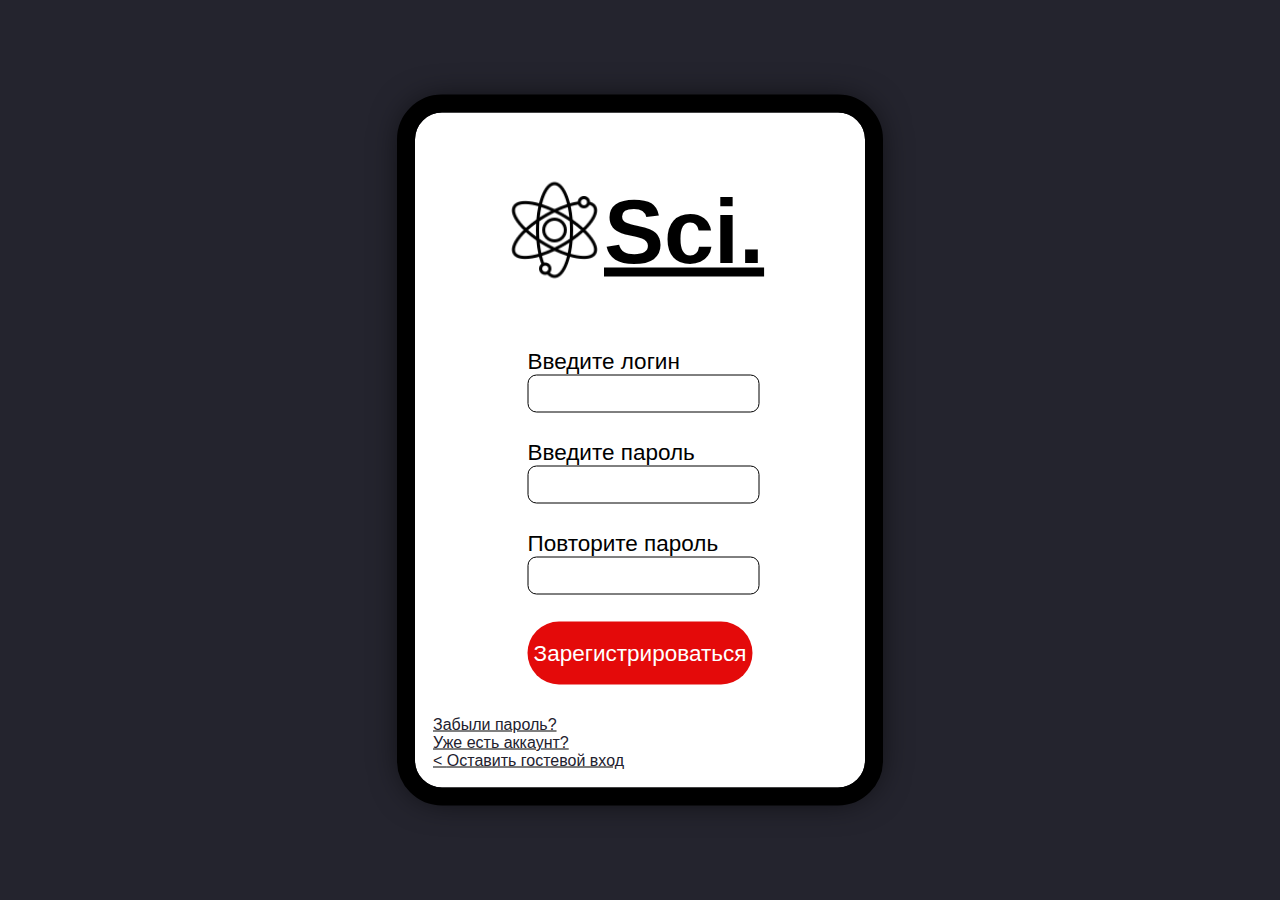
<file: reg.html>
<!DOCTYPE html>
<html>
    <head>
        <meta charset="utf-8">
        <title>Вход/Регистрация</title>
        <link rel = "stylesheet" href = "logreg.css">
        <link rel="icon" type = "image/png" sizes = "32x32" href="fav_black.png">
    </head>
    <body>        
        <main>
            <article id = "reg_page">
                <section>
                    <a href="index.html" id="logreg_logo">
                        <img src="fav_white.png">
                        <h5>Sci.</h5>
                    </a>
                    <ul>
                        <li>
                            <form method = "post">
                                <label for="nickname">Введите логин
                                    <input type="text" name = "nickname" class = "nickname">
                                </label>
                                <label for="password">Введите пароль
                                    <input type="password" name = "password" class = "password">
                                </label>
                                <label for="password">Повторите пароль
                                    <input type="password" name = "password" class = "password">
                                </label>
                                <button>Зарегистрироваться</button>
                            </form>
                        </li>
                    </ul>
                </section>
                <section id = "footer_nav">
                    <a id = "pass_recov_link" href="#">Забыли пароль?</a><br>
                    <a id = "move_to_log" href="login.html">Уже есть аккаунт?</a><br>
                    <a id = "leave_guest" href="index.html">Оставить гостевой вход</a>
                </section>
            </article>
        </main>
    </body>
</html>
</file>
<file: style.css>
* {
    font-family: 'Spectral', serif;
    padding: 0;
    margin: 0;
    box-sizing: border-box;
}

body {
    font-family: 'Spectral', serif;
    overflow: auto;
    display: block;
    background-position: 0 4vw;
}

main {
    background-image: none;
    position: relative;
    width: 100%;
    background-color: #ffffff;
    z-index: 2;
    overflow: hidden;
    padding-top: 3vw;
}

article {
    padding: 2vw;
}

section {
    position: relative;
}

h1 {
    text-align: center;
    font-family: 'Spectral', serif;
    font-size: 3.1vw;
    padding: 1vw;
    display: block;
    font-weight: 1200;
    text-decoration: none;
    color: #ffffff;
}
h2 {
    text-align: center;
    font-family:'Spectral', serif;
    font-size: 2.5vw;
    padding: 0vw;
    display: block;
}
h3 {
    text-align: center;
    font-family: 'Spectral', serif;
    font-size: 1.1vw;
    padding: 1vw;
    display: block;
    font-weight: 1200;
    text-decoration: none;
    color: #000000;
}
h4 {
    text-align: center;
    font-family: 'Spectral', serif;
    font-size: 1.1vw;
    width: 50vw;
    padding: 1vw;
    display: block;
    font-weight: 1200;
    text-decoration: underline;
    color: #000000;
}
h5 {
    width: 100%;
    text-align: center;
    font-size: 9.19vw;
    color:#000000;
    margin-left: 50%;
    transform: translateX(-50%);
    font-family: 'Secular One', sans-serif; 
}
h6 {
    width:64%;
    text-align: center;
    font-size: 1.5vw;
    line-height: 1;
    font-weight: 100;
    font-family: Courier, monospace;
    color:#ffffff;
    margin-left: 50%;
    transform: translateX(-50%);
    padding: 1vw;
}

cite {
    font-size: 1.3vw;
    display: block;
}

p {
    font-size: 1.5vw;
    font-family: 'Spectral', serif;
}

hr {
    width: 90%;
    margin: 1vh 5%;
}

#banner_note {
    position: relative;
    padding-top: 17vw;
    width: 100%;
    height: 47vw;
}

#banner_note h6::before{
    content: "";
    position: absolute;
    top: 0;
    left: 0;
    width: 100%;
    height: 100%;
    background-color: rgba(14, 14, 14, 55%);
    backdrop-filter: blur(10px);
    border-radius: 1vw;
    z-index: -1;
}

#socials {
    /* background-image: url(socials_container.png); */
    background-color: #fdfff5;
    border: 0.25vw solid #002305;
    border-radius: 0.3vw 0 0 0.3vw;
    background-size: 4vw 17vw;
    background-repeat: no-repeat;
    height: 15vw;
    width: 4vw;
    position: fixed;
    bottom: calc(47vh - 16vw);
    right: -3.75vw;
    padding: 0.75vw 0.25vw;
    transition: right 0.25s ease-in-out;
}

#socials img {
    display: block;
    margin: 1vw 0;
    width: 3vw;
    height: 3vw;
}

#socials_arrow {
    background-image: url(arrow_left.png);
    background-color: #fff;
    background-size: 1vw 2vw;
    background-repeat: no-repeat;
    background-position: center;
    width: 1.5vw;
    height: 3vw;
    position: fixed;
    right: 0.25vw;
    bottom: calc(47vh - 10vw);
    transition: width 0.25s ease, background-color 0.25s ease,
     border 0.25s ease, transform 0.5s ease-in-out, right 0.25s ease-in-out;
}

#socials_arrow_checkbox:checked ~ #socials{
    right: -0.25vw;
}

footer {
    position: relative;
    background-color: #000000;
    width: 100%;
    height: 8.5vh;
    box-shadow: 0 0 0.3vw 0.1vw black;
    z-index: 2;
}

#contacts {
    position:relative;
    display: block;
    list-style: none;
    width: 100%;
    height: 8.5vh;
}

#contacts li {
    position:relative;
    float: left;
    width: 25%;
    height: 8.5vh;
}

#contacts li a {
    position: absolute;
    display: block;
    top: 50%;
    left: 50%;
    transform: translateY(-50%) translateX(-50%);
    text-decoration: none;
    color: #ffffff;
}

#contacts a img {
    height: calc(2vw + 1.6vh);
    margin: 0 auto;
}

@media (max-width: 75vh) {
    body {
        background-position: 0 11vh;
    }

    #banner_note h6 {
        font-size: 3vw;
        width:80%;
    }
}
</file>
<file: header.css>
* {
    padding: 0;
    margin: 0;
    box-sizing: border-box;
}

header {
    position: relative;
    height: 4vw;
    z-index: 3;
    top:0;
    position: sticky;
}

header a {
    text-decoration: none;
    color: #ffffff;
}

#navpan {
    position: relative;
    width:100%;
    height:4vw;
    background-color: #000000;
    font-size: 1.5vw;
}

#burger-menu {
    display: none;
    box-shadow: 0 0 1.2vw 0.3vw black;
}

#navpan > ul > li {
    position: relative;
    float: left;
    height: 4vw;
}

#search {
    width:5%;
    height: 4vw;
    padding-top: 10vw;
    margin-top: 0vw;
    float: right;
}

#searchbox {
    width:20%;
    height: 4vw;
    margin-top: 0.5vw;
}

#searchbox input {
    height: 2vw;
    margin-top: 0.5vw;
    padding-left: 0.5vw;
    width: 80%;
    border-radius: 1vw;
    border: 0.1vw solid black;
    font-size: 0.9vw;
    font-family: Century Gothic;
}

#searchbox input::placeholder {
    font-family: Century Gothic;
}

input[type="search"]::-webkit-search-cancel-button {
    appearance: none;
    width: 1vw;
    height: 1vw;
    background-image: url(cancel_button.png);
    background-size: 1vw 1vw;
    background-repeat: no-repeat;
    margin-left: 0.2vw;
}

input[type="search"]::-webkit-search-cancel-button:hover {
    cursor: pointer;
}

input:focus {
    outline: 0;
}

#searchbox img {
    height: 1.6vw;
    margin-left: 3%;
    margin-top: 0.8vw;
    float: left;
}

header ul{
    list-style: none;
}

#navbar {
    width: 55%;
    height: 6vw;
}

#catalog > ul {
    position: relative;
    width: 100%;
    top: 1.2vw;
    transition: opacity 0.5s ease-in-out;
    font-size: 1.1vw;
    box-shadow: 0 0.075vmax 0.25vmax 0.0075vmax black;   
}

#catalog ul{
    opacity: 0;
}

#catalog > ul > li {
    display: none;
    background-color: #ffffff;
    width: 100%;
    float: top;
    margin: 0;
    padding-top: 1vw;
    padding-bottom: 1vw;
}

#navbar li:hover > ul > li{
    display: block;
}

#navbar li:hover > ul{
    opacity: 1;
}

.arrow_right {
    float: right;
    margin-right: 1vw;
    margin-top:-1vw;
}


#catalog > ul > li > ul {
    
    position: absolute;
    width: 80vw;
    left: 100%;
    top: 0;
    transition: opacity 0.5s ease-in-out;
    font-size: 1.1vw;
}

#catalog > ul > li > ul > li {
    background-color: #ffffff;
    position: relative;
    float: left;
    display: none;
    margin: 0;
    padding-top: 1vw;
    padding-bottom: 1vw;
    
}

#catalog > ul > li img {
    height: 0.8vw;
}

#title img {
    height: 3.4vw;
    padding: 0;
    margin-top: 0.3vw;
    margin-left: 0.15vw;
}

#navbar #title {
    width:10%;
    padding:0;
    margin-top: 0.7vw;
}

#navbar li{
    position: relative;
    float: left;
    color: #ffffff;
    text-align: center;
    margin-top: 1.2vw;
    width: 15%;
    
}

#navbar li p {
    text-decoration: underline 0.07em rgba(0, 0, 0, 1);
    text-underline-offset: 0.2em;
    transition: text-decoration-color 300ms, text-underline-offset 300ms;
}
 
#navbar li p:hover{
    text-decoration-color: rgb(255, 255, 255);
    text-underline-offset: 0.2em;
}

#navbar li p:active {
    transition: color 0.05s ease;
    transform: scale(0.975);
    color: #3e1f0b;
}

#user_field {
    width: 20%;
    height: 1vw;
}

#user_field ul{
    float: right;
    margin-right: 0.7vw;
}

#user_field > ul > li {
    float: left;
    position: relative;
}

#user_icon {
    float: left;
    position: relative;
    margin-top: 0.2vw;
}

#user_icon img {
    height: 3.6vw;
    float: right;
    position: relative;
}

#user_name {
    text-align: left;
    margin-top: 1.5vw;
    font-size: 1vw;
}

#article {
    margin-top: 0.15vw;
}

#article img {
    float: left;
    position: relative;
    height: 2.3vw;
}

#banner {
    width: 100%;
}
/*-----------------------------------------------------------------------------------------*/
@media (max-width: 75vh) {

    header {
        height: 11vh;
    }
    
    #navpan {
        display: none;
    }
    
    #burger-menu {
        display: block;
        height: 11vh;
        width: 100%;
    }
    
    #title {
        background-color: #000;
        height: 11vh;
        width: 100%;
    }
    
    #title li {
        float: left;
    }
    
    #title #burger_menu_checkbox {
        position: relative;
        width: 20vw;
        height: 11vh;
        display: block;
        float:left;
    }
    
    #title #burger_menu_label {
        position: absolute;
        cursor: pointer;
        height: 4.55vh;
        width: 11vw;
        top: 4vh;
        left: 3vw;
    }
    
    #title #burger_menu_icon::before {
        content: "";
        position: absolute;
        background-color: #fff;
        top: -1.3vh;
        width: 11vw;
        height: 0.65vh;
        transition: transform 0.5s ease, top 0.5s ease;
    }
    
    #title #burger_menu_icon {
        position: absolute;
        background-color: #fff;
        top: 1.95vh;
        width: 11vw;
        height: 0.65vh;
        transition: background-color 0.5s ease;
    }
    
    #title #burger_menu_icon::after {
        content: "";
        position: absolute;
        background-color: #fff;
        top: 1.3vh;
        width: 11vw;
        height: 0.65vh;
        transition: transform 0.5s ease, top 0.5s ease;
    }
    
    #burger_menu_toggle:checked + ul #burger_menu_icon::before {
        transform: rotate(-45deg);
        top: 0;
    }
    
    #burger_menu_toggle:checked + ul #burger_menu_icon {
        background-color: #000;
    }
    
    #burger_menu_toggle:checked + ul #burger_menu_icon::after {
        transform: rotate(45deg);
        top: 0;
    }
    
    #burger_menu_toggle:checked + ul ~ ul{
        top:11vh;
    }
    
    #title #burger_menu_logo {
        position: relative;
        width: 60%;
        height: 11vh;
    }
    
    #title #logo img {
        display: block;
        margin: 1.5vh auto;
        height: 8vh;
    }
    
    #title ~ ul {
        position: absolute;
        width: 100%;
        top:-55vh;
        z-index: -1;
        background-color: #000;
        transition: top 0.5s ease-in-out;
        box-shadow: 0 0 1vw 0.05vw black;
    }
    
    #title ~ ul li{
        width: 100%;
        text-align: center;
        background-color: #000;
        height: 11vh;
        padding: 3.5vh 0;
    }
    
    #title ~ ul li p{
        transition: underline 0.5s ease-in-out;
        font-size: 3.3vh;
        text-decoration: underline 0.07em rgba(0, 0, 0, 1);
        text-underline-offset: 0.2em;
        transition: text-decoration-color 300ms, text-underline-offset 300ms;
    }
    
    #title ~ ul li p:hover{
        text-decoration-color: rgb(255, 255, 255);
        text-underline-offset: 0.2em;
    }
    
    #burger_searchbox {
        width:100%;
        height: 11vh;
        margin: 0;
    }
    
    #burger_searchbox input {
        height: 4vh;
        margin-top: 0;
        margin-left: 0;
        padding-left: 1vh;
        width: 80%;
        border-radius: 2vh;
        font-size: 3vh;
    }
    
    #burger_searchbox input::placeholder {
        font-family: Century Gothic;
    }
    
    input[type="search"]::-webkit-search-cancel-button {
        appearance: none;
        width: 3vw;
        height: 3vw;
        background-image: url(cancel_button.png);
        background-size: 3vw 3vw;
        background-repeat: no-repeat;
        margin-right: 1.5vh;
    }
    
    input[type="search"]::-webkit-search-cancel-button:hover {
        cursor: pointer;
    }
    
    input:focus {
        outline: 0;
    }
    
    #burger_searchbox img {
        height: 3vh;
        margin-left: 5%;
        margin-top: 0.8vw;
        float: left;
    }
    
    #user_field {
        position: absolute;
        top: 2vh;
        right: 0;
        width: 30%;
        height: 11vh;
    }
    
    #user_icon {
        float: left;
    }
    
    #user_icon img {
        height: 6vh;
        margin: 0.5vh;
    }
    
    #cart_icon img {
        height: 4vh;
    }
    
    #cart_icon img {
        height: 4vh;
    }
    
    #user_field a {
        text-decoration: underline;
        display: block;
    }
    
    #user_field p{
        font-size: 4vw;
    }
}
</file>
<file: main.css>
#popular_article {
    background-color: #ffffff;
}

#gallery_news {
    margin: 1vh auto;
    column-width: 50vw;
    width: 100%;
    column-gap: 3vw;
    font-size:1.3vw;
    text-decoration: none;
    margin-left: 2vw;
    position: relative;
}

#gallery_news figure {
    margin-bottom: 2vh;
    display:inline-block;
    border-radius: 2%;
    padding: 2%;
    width: 100%;
    -webkit-column-break-inside: avoid;
    background-color: #ffffff;
    box-shadow: 0 0 0.25vw 0.25vw rgb(255, 255, 255);
    transition: all 0.25s ease-in-out;
    z-index: 1;
}

#gallery_news img {
    width: 5%;
    height: auto;
    margin: 0 auto;
    border-radius: 2%;
}

#gallery_news a {
    text-decoration: none;
}

.slider {
    background-color: #fff;
    position: relative;
    width: 86%;
    height: 24vw;
    padding: 2vw;
    margin: 1.7vw auto;
}

.slides {
    position: relative;
    list-style: none;
    height: 20vw;
    width: 100%;
    overflow: scroll;
}

.slides::-webkit-scrollbar{
    visibility: hidden;
}

.slides li{
    position: absolute;
    float: left;
    top:0vw;
    width: 25%;
    height: 20vw;
    padding: 1%;
    transition: left 0.25s ease, display 0.25s ease;
}

.slides li div {
    position: relative;
    background-color: unset;
    float: left;
    width: 100%;
    height: 100%;
    overflow: hidden;
    transition: all 0.25s ease-in-out;
}

.slides li div img{
    position: relative;
    height: 100%;
    width: 100%;
    transition: all 0.3s ease-in-out;
    border-radius: 1%; 
}

.slides .good_name {
    display: block;
    position: absolute;
    font-size: 1vw;
    color: rgb(255, 255, 255);
    top: 75%;
    padding: 3%;
    width: 100%;
    height: 100%;
    margin: 0 auto;
    transition: all 0.5s ease-in-out; 
    border-radius: 1%;
}

.slides .good_name::before {
    content: "";
    position: absolute;
    left: 0;
    top:0;
    width: 100%;
    height: 100%;
    opacity: 0;
    background-color: rgba(0, 0, 0, 0.45);
    transition: all 0.5s ease-in-out;
    border-radius: 1%;
}

.slides .good_name * {
    position: relative;
    font-size: 1.1vw;
}

.slides .good_desc{
    color: rgb(255, 255, 255);
    position: absolute;
    width: 94%;
    display: block;
    font-size: 1.0vw;
    text-decoration: wavy;
    padding: 1vh;
}

.slides div:hover {
    transform: scale(1.03);
}

.slides div:hover > span {
    top: 0%;
    padding-top: 15%;
}

.slides div:hover > span::before {
    backdrop-filter: blur(5px);
    opacity: 1;
}


.left_arr {
    position: absolute;
    background-image: url(arrow_left.png);
    background-size: 4vw 3vw;
    background-repeat: no-repeat;
    background-position: center;
    height: 24vw;
    width: 4vw;
    top: 0;
    left: -4vw;
    transition: 0.25s ease-in-out, width 0.25s ease-in-out, background-color 0.25s ease;
}

.left_arr:hover {
    cursor: pointer;
    width:5.5vw;
    left: -5.5vw;
}

.right_arr {
    position: absolute;
    background-image: url(arrow_right.png);
    background-size: 4vw 3vw;
    background-repeat: no-repeat;
    background-position: center;
    height: 24vw;
    width: 4vw;
    left: 100%;
    top: 0vw;
    transition: width 0.25s ease-in-out, background-color 0.25s ease;
}

.right_arr:hover {
    cursor: pointer;
    width: 5.5vw;
}

#popular_article {
    text-align: center;
}

@media(max-width: 100vh){
    .slider {
        width: 86%;
        height: 40vw;
        padding: 0vw;
        margin: 5vw auto;
    }
    
    .slides {
        height: 40vw;
        width: 100%;
    }
    
    .slides li{
        width: 50%;
        height: 40vw;
        padding: 1%;
    }
    
    .slides .good_name {
        display: block;
        position: absolute;
        font-size: 1vw;
        color: rgb(255, 255, 255);
        top: 75%;
        padding: 3%;
        width: 100%;
        height: 100%;
        margin: 0 auto;
        transition: all 0.5s ease-in-out; 
        border-radius: 1%;
    }

    .slides .good_name * {
        font-size: 2vh;
    }

    .slides .good_desc {
        top: 14vw;
    }
    
    .slides div:hover > span {
        top: 0%;
        padding-top: 15%;
    }

    .left_arr {
        height: 40vw;
    }

    .right_arr {
        height: 40vw;
    }
}

@media(max-width:75vh){
    .slider {
        width: 86%;
        height: 72vw;
        padding: 0vw;
        margin: 5vw auto;
    }
    
    .slides {
        height: 72vw;
        width: 100%;
    }
    
    .slides li{
        width: 100%;
        height: 72vw;
        padding: 1%;
    }
    
    .slides .good_name {
        display: block;
        position: absolute;
        font-size: 1vw;
        color: rgb(255, 255, 255);
        top: 75%;
        padding: 3%;
        width: 100%;
        height: 100%;
        margin: 0 auto;
        transition: all 0.5s ease-in-out; 
        border-radius: 1%;
    }

    .slides .good_name * {
        font-size: 2.5vh;
    }

    .slides .good_desc {
        top: 25vw;
    }
    
    .slides div:hover > span {
        top: 0%;
        padding-top: 15%;
    }

    .left_arr {
        height: 72vw;
    }

    .right_arr {
        height: 72vw;
    }
}
</file>
<file: article.css>
body{
    background-repeat: no-repeat;
    background-color:#ffffff;
    background-size: 100%;
    height: 10vh;
}

main img{
    width:60%;
    margin-top: -3%;
    margin-left: 20%;
}
#banner_note {
    position: relative;
    padding-top: 5vw;
    width: 100%;
    height: 18vw;
}

h1{
    margin-left: 20vw;
    margin-right: 20vw;
    margin-top:3vw;
    margin-bottom:3vw;
    color:#000000;
    font-size: 200%;
    position: left;
    font-family:"Oswald";
    font-weight:150;
    text-align: left;
}

h5{
    width: 100%;
    text-align: center;
    font-size: 6vw;
    color:#000000;
    margin-left: 50%;
    transform: translateX(-50%);
    font-family: 'Spectral', serif; 
}

hr {
    border: 0.1vh solid #000;
}
</file>
<file: articles.css>
#gallery_articles {
    position: relative;
    display: block;
    margin-top: 4vh;
    width: 100%;
    column-width: 16vw;
    column-gap: 2vh;
    font-size:1.3vw;
    text-decoration: none;
}

h1 {
    color: #000;
}

#gallery_articles figure {
    position: relative;
    display: block;
    border-radius: 0.5vh;
    padding: 2%;
    width: 100%;
    margin: 0 auto;
    margin-bottom: 2vh;
    -webkit-column-break-inside: avoid;
    background-color: #ffffff;
    box-shadow: 0 0 0.25vw 0.01vw #000;
    transition: all 0.25s ease-in-out;
    z-index: 1;
}

#gallery_articles figure:hover {
    transform: scale(1.05);
}

#gallery_articles a {
    text-decoration: none;
}

#gallery_articles img {
    width: 100%;
    height: auto;
    margin: 0 auto;
    border-radius: 0.5vh 0.5vh 0.1vh 0.1vh;
}

.good_desc {
    display: block;
    padding: 2vh;
    color: #000;
}


hr {
    border: 0.1vh solid #000;
}

@media (max-width: 111vh) {
    #gallery_articles {
        font-size: 2vh;
        column-width: 24vw;
        column-gap: 2vh;
    }

    h1 {
        font-size: 4vh;
    }

    h3 {
        font-size: 2.3vh;
    }
}

@media (max-width: 85vh) {
    #gallery_articles {
        column-width: 32vw;
        column-gap: 4vh;
        font-size: 2.6vh;
    }

    h1 {
        font-size: 4vh;
    }

    h3 {
        font-size: 2.8vh;
    }
}
</file>
<file: logreg.css>
body {
    background-color: rgb(36, 36, 46);
    font-family: 'Secular One', sans-serif; 
}

a {
    text-decoration: underline #000;
}

ul {
    list-style: none;
}

main {
    width: 100%;
    height: 100%;
}

article {
    position: absolute;
    left: 50%;
    top:50%;
    transform: translateX(-50%) translateY(-50%);
    width: 50vh;
    height: 60%;
    background-color: #fff;
    outline: 2vh solid black;
    border-radius: 3vh;
    box-shadow: 0 0 4vh 0.5vw black;
}

#logreg_page section{
    width:100%;
    height: 100%;
}

#logreg_logo {
    position: absolute;
    top: 10%;
    left: 50%;
    transform: translateX(-50%);
    width: 60%;
    height: 30%;
}

#logreg_logo img{
    position: relative;
    filter:invert(100%);
    float: left;
    width: 11vh;
}

#logreg_logo h5{
    margin: 0;
    font-size: 10vh;
    color: #000;
}

#logreg_page ul{
    position: absolute;
    padding: 0;
    width: 100%;
    left: 0;
    top:55%;
    transform: translateY(-50%);
}

#logreg_page ul li {
    display: block;
    width: 100%;
}

#logreg_page ul span {
    display: block;
    width: 50%;
    padding: 3vh 0;
    text-align: center;
    background-color: #000;
    margin: 4vh 50%;
    transform: translateX(-50%);
    transition: all 0.25s ease-in-out;
    font-size: 3vh;
    color: #fff;
    border-radius: 1vh;
}

#logreg_page ul span:hover {
    transform: translateX(-50%) scale(1.05);
}

form {
    position: absolute;
    width: 50%;
    top:35%;
    left: 50%;
    transform: translateX(-50%);
    font-size: 2.5vh;
}

form input {
    width: 100%;
    height: 4vh;
    margin-bottom: 3vh;
    outline: 0;
    font-size: 2.5vh;
    border: 0.1vh solid black;
    border-radius: 1vh;
    padding: 0 0 0 0.5vh;
}

form button {
    width: 100%;
    height: 7vh;
    margin-bottom: 3vh;
    outline: 0;
    font-size: 2.5vh;
    background-color: rgb(228, 10, 10);
    color: #fff;
    border: none;
    border-radius: 100vh;
    padding: 0;
    transition: all 0.25s ease-in-out;
}

form button:hover {
    transform: scale(1.05);
    cursor: pointer;
}

#footer_nav {
    position: absolute;
    bottom: 2vh;
    left: 2vh;
}

#footer_nav a {
    color: rgb(34, 33, 46)
}

#leave_guest::before {
    content: "< ";
}

#reg_page {
    height: 75%;
}
</file>
<file: news.css>
article *{
    width: 100%;
    color: black;
}

table {
    width: 100%;
    padding: 3vh;
    border-spacing: 3vh;
}

hr {
    border: 0.1vh solid #000;
    width: 90%;
}

tr {
    width: 100%;
    box-shadow: 0 0 0.5vh 0.1vh black;
    border-radius: 2vh;
}

td {
    display: flex;
    flex-wrap: wrap;
}

td div {
    position: relative;
    width: 80%;
    padding: 3vh;
}

td p {
    font-size: 2.5vh;
}

td div h4 {
    text-align: left;
    font-size: 3vh;
}

.leftcol {
    position: relative;
    margin: 0 auto;
    padding: 3vh;
    width: 20%;
    height: 20%;
    float: left;
}

@media (max-width: 122vh) {
    .leftcol {
        width: 30%;
    }
    td div {
        width: 70%;
    }
}

@media (max-width: 105vh) {
    h1{
        font-size: 4vh;
    }
    .leftcol {
        width: 40%;
    }
    td div {
        width: 60%;
    }
}

@media (max-width: 75vh) {
    .leftcol {
        width: 100%;
        padding-bottom: 0;
    }

    td div {
        position: relative;
        width: 100%;
        padding: 3vh;
    }
    
    td p {
        font-size: 2.5vh;
    }
    
    td div h4 {
        text-align: center;
        font-size: 3vh;
    }
}
</file>
